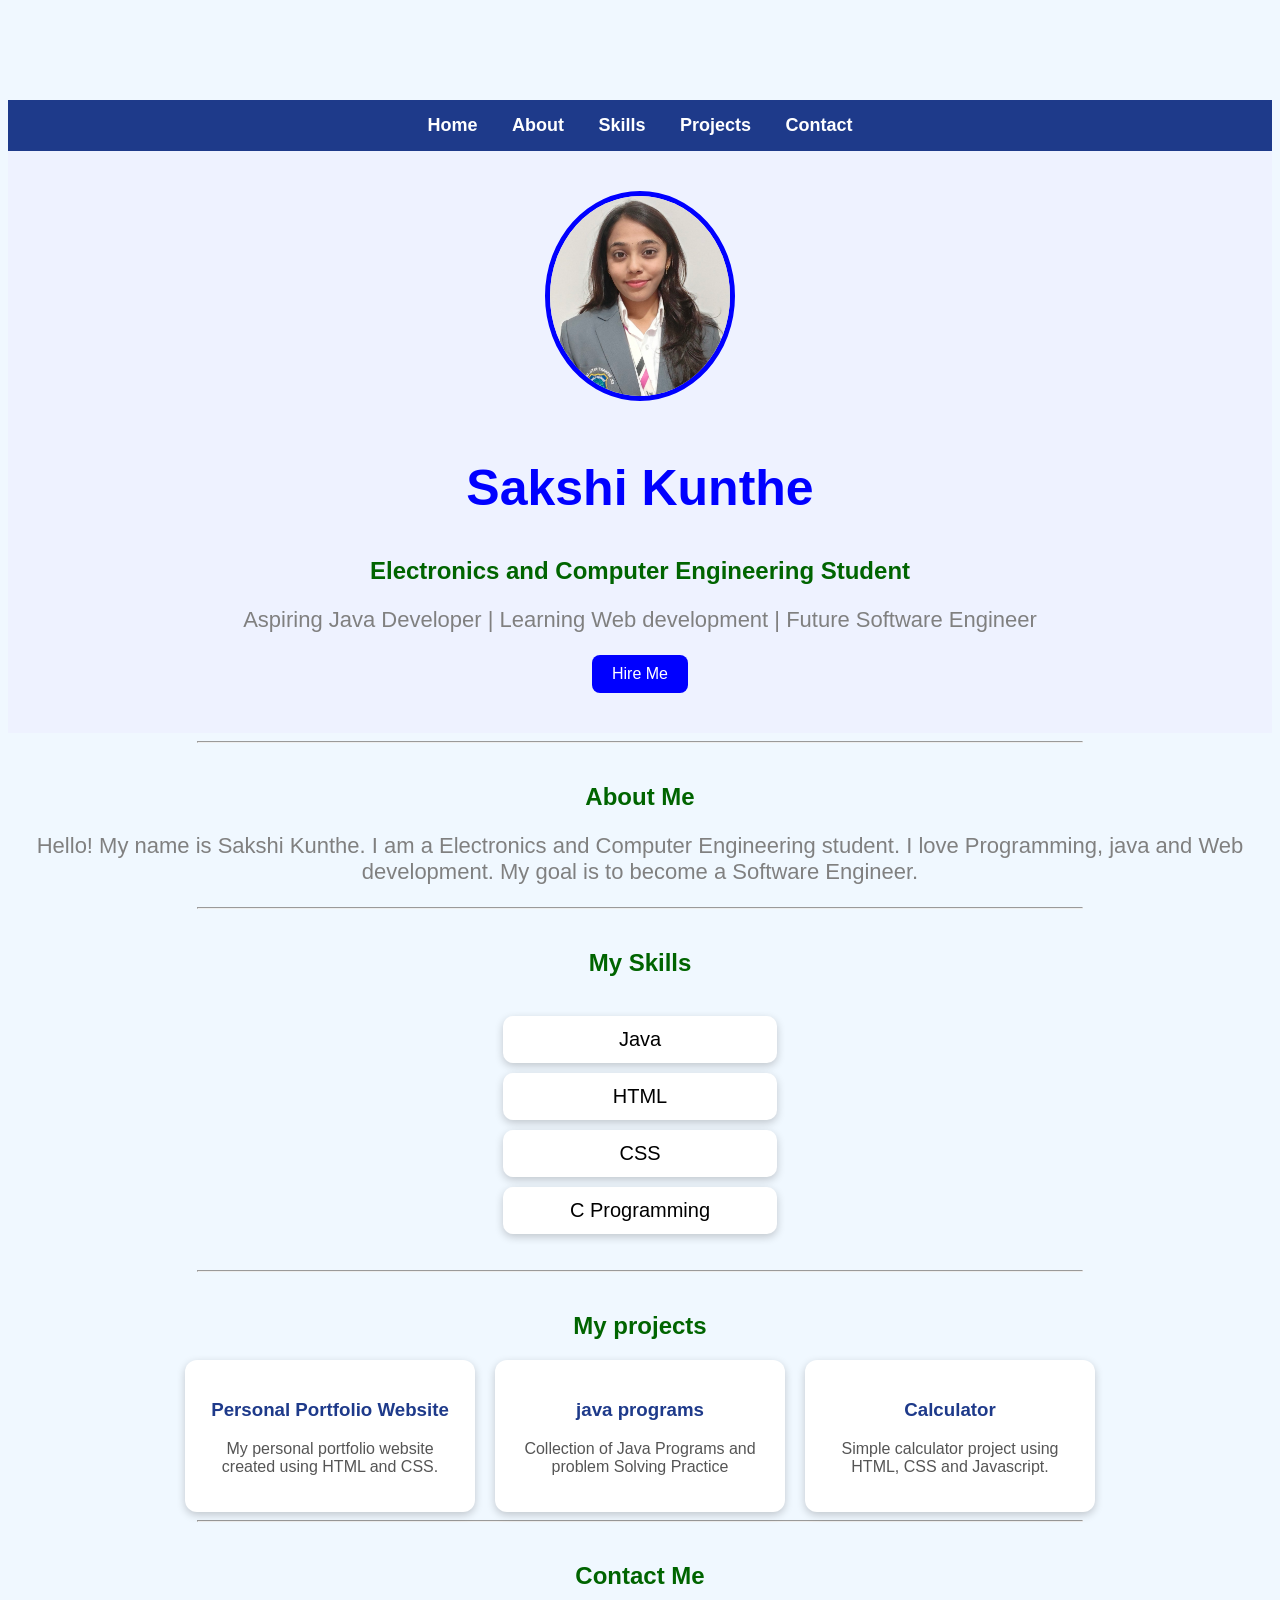
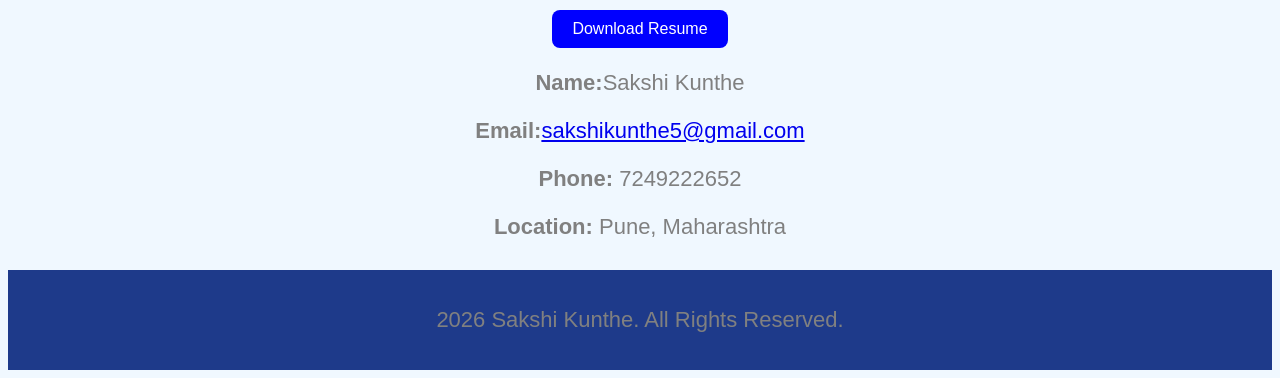
<file: index.html>
<!DOCTYPE html>
<html>
<head>
    <title>Sakshi Kunthe | Portfolio</title>
    <link rel="stylesheet" href="style.css">
</head>

<body>
   <nav>
      <a href="#home">Home</a>
      <a href="#about">About</a>
      <a href="#skills">Skills</a>
      <a href="#projects">Projects</a>
      <a href="#contact">Contact</a>
   </nav>

   <header id="home">
      <img src="images/profile.jpg"
      alt="Profile Photo" class="profile">
      <h1>Sakshi Kunthe</h1>
      <h2>Electronics and Computer Engineering Student</h2>
      <p>Aspiring Java Developer | Learning Web development | Future Software Engineer</p>
      <a href="#contact"><button>Hire Me</button></a>
   </header>
   <hr>
   <h2 id="about">About Me</h2>

   
     
     <p>
        Hello! My name is Sakshi Kunthe.
        I am a Electronics and Computer Engineering student.
        I love Programming, java and Web development.
        My goal is to become  a Software Engineer.
     </p>

     <hr>
     <h2 id="skills">My Skills</h2>
     <ul>
        <li>Java</li>
        <li>HTML</li>
        <li>CSS</li>
        <li>C Programming</li>
     </ul>
<hr>
     <h2 id="projects">My projects</h2>
    <div class="projects">
      <div class="project-card">
         <h3>Personal Portfolio Website</h3>
         <p>My personal portfolio website created using HTML and CSS.</p>
      </div>
      <div class="project-card">
         <h3>java programs</h3>
         <P>Collection of Java Programs and problem Solving Practice</P>
      </div>
      <div class="project-card">
        <h3>Calculator</h3>
           <p>Simple calculator project using HTML, CSS and Javascript.</p>
      </div>
    </div>

        <hr>
        <h2 id="contact">Contact Me</h2>
        <a href="Sakshi_Sunil_Kunthe_Resume.pdf" target="_blank">
    <button>Download Resume</button>
</a>

        <p><b>Name:</b>Sakshi Kunthe</p>
        <p><b>Email:</b><a href="mailto:sakshikunthe5@gmail.com">sakshikunthe5@gmail.com</a></p>
        <p><b>Phone: </b>7249222652</p>
        <P><b>Location:</b> Pune, Maharashtra</P>
    <footer>
      <p>2026 Sakshi Kunthe. All Rights Reserved.</p>
    </footer>
</body>
</html>
</file>
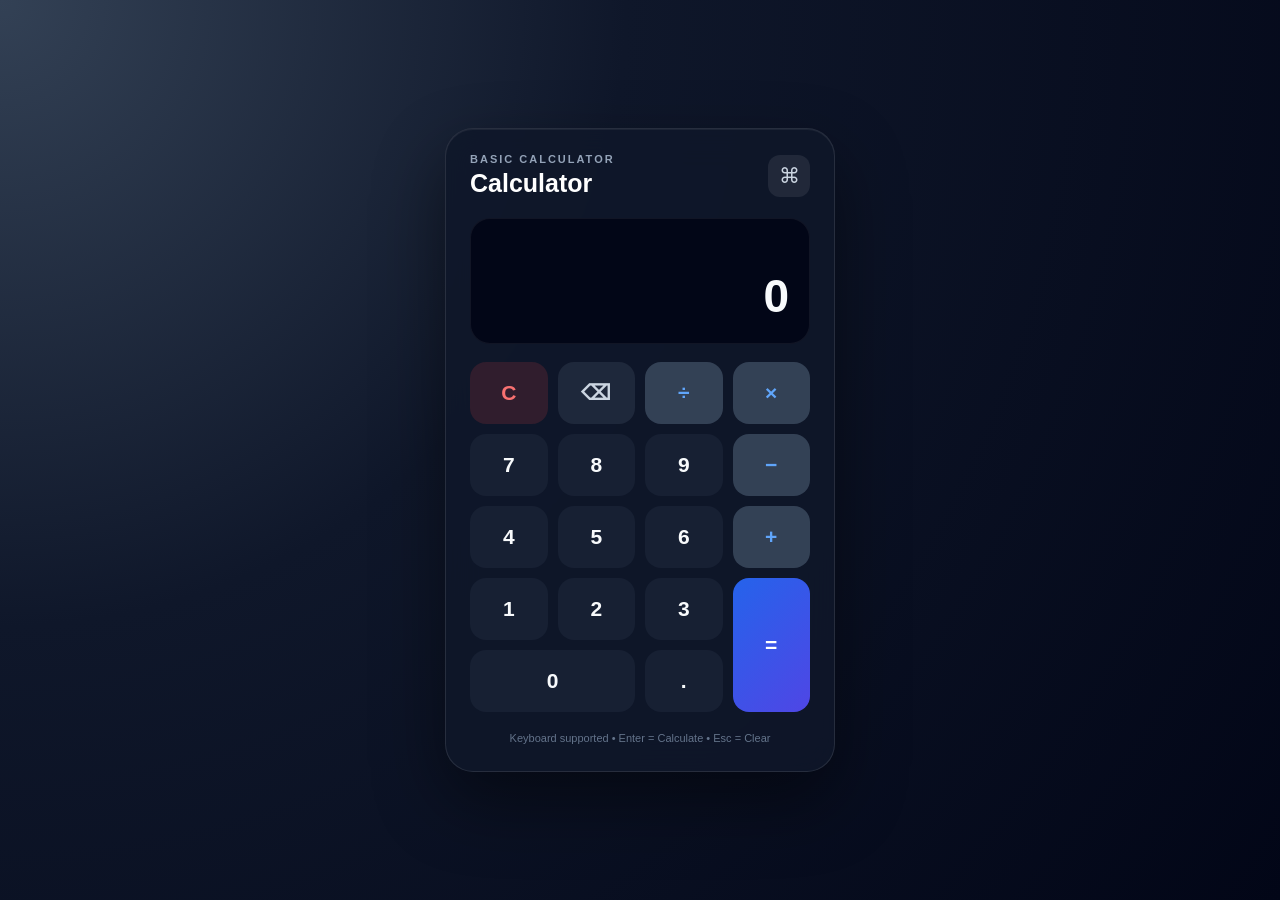
<file: Calculator/index.html>
<!DOCTYPE html>
<html lang="en">
<head>
    <meta charset="UTF-8">
    <meta name="viewport" content="width=device-width, initial-scale=1.0">

    <title>Modern Calculator</title>

    <link rel="stylesheet" href="style.css">
</head>

<body>

    <main class="calculator-container">

        <section class="calculator" aria-label="Calculator">

            <!-- Calculator Header -->
            <div class="calculator-header">
                <div>
                    <p class="calculator-label">BASIC CALCULATOR</p>
                    <h1>Calculator</h1>
                </div>

                <div class="calculator-icon">⌘</div>
            </div>

            <!-- Display -->
            <div class="display-container">
                <div id="expression" class="expression"></div>
                <div id="display" class="display">0</div>
            </div>

            <!-- Buttons -->
            <div class="buttons">

                <button class="button clear" data-action="clear">
                    C
                </button>

                <button class="button delete" data-action="delete">
                    ⌫
                </button>

                <button class="button operator" data-operator="/">
                    ÷
                </button>

                <button class="button operator" data-operator="*">
                    ×
                </button>

                <button class="button number" data-number="7">
                    7
                </button>

                <button class="button number" data-number="8">
                    8
                </button>

                <button class="button number" data-number="9">
                    9
                </button>

                <button class="button operator" data-operator="-">
                    −
                </button>

                <button class="button number" data-number="4">
                    4
                </button>

                <button class="button number" data-number="5">
                    5
                </button>

                <button class="button number" data-number="6">
                    6
                </button>

                <button class="button operator" data-operator="+">
                    +
                </button>

                <button class="button number" data-number="1">
                    1
                </button>

                <button class="button number" data-number="2">
                    2
                </button>

                <button class="button number" data-number="3">
                    3
                </button>

                <button class="button equals" data-action="calculate">
                    =
                </button>

                <button class="button number zero" data-number="0">
                    0
                </button>

                <button class="button decimal" data-number=".">
                    .
                </button>

            </div>

            <!-- Keyboard Hint -->
            <p class="keyboard-hint">
                Keyboard supported • Enter = Calculate • Esc = Clear
            </p>

        </section>

    </main>

    <script src="script.js"></script>

</body>
</html>
</file>
<file: style.css>
html{
    scroll-behavior: smooth;
}


body {
    background-color: #f0f8ff;
    font-family: Arial, sans-serif;
    text-align: center;
    margin-top: 100px;
}

h1 {
    color: blue;
    font-size: 50px;
}

h2 {
    color: darkgreen;
}

p {
    font-size: 22px;
    color: gray;
}
hr {
    width: 70%;
}
ul{
    list-style: none;
    padding: 10px;
}
h2 {
    margin-top: 40px;
}
button{
    background-color: blue;
    color: white;
    border: none;
    padding: 12px 25px;
    font-size: 18px;
    border-radius: 8px;
    cursor: pointer;
}
button:hover{
background-color: darkblue;
}
header{
    text-align: center;
    padding: 40px;
}
button{
    padding: 10px 20px;
    font-size: 16px;
    border: none;
    border-radius: 8px;
    background-color: blue;
    color: white;
    cursor: pointer;
}
button:hover{
    background-color: darkblue;
}
li:hover{
    transform: scale(1.05);
    transition: 0.3s;
}
footer{
    background-color: #1e3a8a;
    color: white;
    text-align: center;
    padding: 15px;
    margin-top: 30px;
}
li{
    background-color: white;
    width: 250px;
    margin: 10px auto;
    padding: 12px;
    border-radius: 10px;
    box-shadow: 0px 3px 8px rgba(0,0,0,0.2);
    font-size: 20px;
}
.profile{
    width: 180px;
    height: 200px;
    border-radius: 50%;
    border: 5px solid blue;
    object-fit: cover;
    margin-bottom: 20px;
}
nav{
    background-color: #1e3a8a;
    padding: 15px;
    text-align: center;
    position: sticky;
    top: 0;
}

nav a{
    color: white;
    text-decoration: none;
    margin: 15px;
    font-size: 18px;
    font-weight: bold;
}
nav a:hover{
    color: yellow;
}
header{
    text-align: center;
    padding: 40px;
    background-color: #eef2ff;
}
.projects {
    display: flex;
    justify-content: center;
    gap: 20px;
    flex-wrap: wrap;
}
.project-card {
    background-color: white;
    width: 250px;
    padding: 20px;
    border-radius: 12px;
    box-shadow: 0 3px 8px rgba(0,0,0,0.2);
    text-align: center;
}
.project-card h3 {
    color: #1e3a8a;
}
.project-card p {
    font-size: 16px;
    color: #555;
}
.project-card:hover{
    transform: translate(-8px);
    box-shadow: 0 8px 20px rgba(0,0,0,0,25);
}
</file>
<file: Calculator/style.css>
/* ================================
   RESET
================================ */

* {
    margin: 0;
    padding: 0;
    box-sizing: border-box;
}


/* ================================
   BODY
================================ */

body {
    min-height: 100vh;

    display: flex;
    justify-content: center;
    align-items: center;

    padding: 20px;

    font-family:
        "Segoe UI",
        Tahoma,
        Geneva,
        Verdana,
        sans-serif;

    background:
        radial-gradient(
            circle at top left,
            #334155 0%,
            #0f172a 40%,
            #020617 100%
        );

    color: #ffffff;
}


/* ================================
   MAIN CONTAINER
================================ */

.calculator-container {
    width: 100%;
    display: flex;
    justify-content: center;
    align-items: center;
}


/* ================================
   CALCULATOR
================================ */

.calculator {
    width: min(100%, 390px);

    padding: 24px;

    border: 1px solid rgba(255, 255, 255, 0.1);

    border-radius: 28px;

    background:
        rgba(15, 23, 42, 0.88);

    box-shadow:
        0 30px 70px rgba(0, 0, 0, 0.45),
        inset 0 1px 0 rgba(255, 255, 255, 0.06);

    backdrop-filter: blur(18px);

    animation: calculatorAppear 0.5s ease;
}


/* ================================
   HEADER
================================ */

.calculator-header {
    display: flex;
    justify-content: space-between;
    align-items: center;

    margin-bottom: 20px;
}

.calculator-label {
    margin-bottom: 4px;

    color: #94a3b8;

    font-size: 11px;
    font-weight: 700;

    letter-spacing: 2px;
}

.calculator-header h1 {
    font-size: 25px;
    font-weight: 700;
}

.calculator-icon {
    width: 42px;
    height: 42px;

    display: flex;
    justify-content: center;
    align-items: center;

    border-radius: 12px;

    background: rgba(255, 255, 255, 0.08);

    color: #cbd5e1;

    font-size: 21px;
}


/* ================================
   DISPLAY
================================ */

.display-container {
    min-height: 125px;

    display: flex;
    flex-direction: column;
    justify-content: flex-end;

    padding: 20px;

    margin-bottom: 18px;

    border-radius: 20px;

    background: #020617;

    border: 1px solid rgba(255, 255, 255, 0.06);

    overflow: hidden;
}

.expression {
    min-height: 24px;

    margin-bottom: 6px;

    color: #64748b;

    font-size: 15px;

    text-align: right;

    overflow-x: auto;
    white-space: nowrap;
}

.display {
    color: #f8fafc;

    font-size: clamp(32px, 9vw, 46px);

    font-weight: 600;

    text-align: right;

    white-space: nowrap;

    overflow-x: auto;
}


/* ================================
   BUTTON GRID
================================ */

.buttons {
    display: grid;

    grid-template-columns: repeat(4, 1fr);

    gap: 10px;
}


/* ================================
   BUTTON
================================ */

.button {
    min-height: 62px;

    border: none;

    border-radius: 16px;

    background: #1e293b;

    color: #f8fafc;

    font-size: 21px;

    font-weight: 600;

    cursor: pointer;

    transition:
        transform 0.12s ease,
        background 0.2s ease,
        box-shadow 0.2s ease;

    user-select: none;
}

.button:hover {
    background: #334155;

    transform: translateY(-2px);

    box-shadow:
        0 8px 18px rgba(0, 0, 0, 0.18);
}

.button:active {
    transform: scale(0.94);
}


/* ================================
   NUMBER BUTTONS
================================ */

.number {
    background: #172033;
}

.number:hover {
    background: #26344b;
}


/* ================================
   OPERATORS
================================ */

.operator {
    background: #334155;

    color: #60a5fa;
}

.operator:hover {
    background: #475569;
}


/* ================================
   CLEAR
================================ */

.clear {
    background: rgba(239, 68, 68, 0.15);

    color: #f87171;
}

.clear:hover {
    background: rgba(239, 68, 68, 0.25);
}


/* ================================
   DELETE
================================ */

.delete {
    background: rgba(148, 163, 184, 0.12);

    color: #cbd5e1;
}


/* ================================
   EQUALS
================================ */

.equals {
    grid-row: span 2;

    background:
        linear-gradient(
            135deg,
            #2563eb,
            #4f46e5
        );

    color: #ffffff;
}

.equals:hover {
    background:
        linear-gradient(
            135deg,
            #3b82f6,
            #6366f1
        );
}


/* ================================
   ZERO
================================ */

.zero {
    grid-column: span 2;
}


/* ================================
   DECIMAL
================================ */

.decimal {
    background: #172033;

    color: #f8fafc;
}


/* ================================
   KEYBOARD HINT
================================ */

.keyboard-hint {
    margin-top: 18px;

    color: #64748b;

    font-size: 11px;

    text-align: center;

    line-height: 1.5;
}


/* ================================
   SCROLLBAR
================================ */

.display::-webkit-scrollbar,
.expression::-webkit-scrollbar {
    height: 3px;
}

.display::-webkit-scrollbar-thumb,
.expression::-webkit-scrollbar-thumb {
    background: #475569;

    border-radius: 10px;
}


/* ================================
   ANIMATION
================================ */

@keyframes calculatorAppear {

    from {
        opacity: 0;

        transform:
            translateY(20px)
            scale(0.97);
    }

    to {
        opacity: 1;

        transform:
            translateY(0)
            scale(1);
    }
}


/* ================================
   TABLET
================================ */

@media (max-width: 600px) {

    body {
        padding: 15px;
    }

    .calculator {
        padding: 20px;

        border-radius: 24px;
    }

    .button {
        min-height: 58px;

        border-radius: 14px;
    }

}


/* ================================
   MOBILE
================================ */

@media (max-width: 400px) {

    .calculator {
        padding: 16px;

        border-radius: 20px;
    }

    .calculator-header {
        margin-bottom: 15px;
    }

    .calculator-header h1 {
        font-size: 22px;
    }

    .display-container {
        min-height: 110px;

        padding: 16px;
    }

    .button {
        min-height: 54px;

        border-radius: 13px;

        font-size: 19px;
    }

    .buttons {
        gap: 8px;
    }

    .keyboard-hint {
        font-size: 10px;
    }

}
</file>
